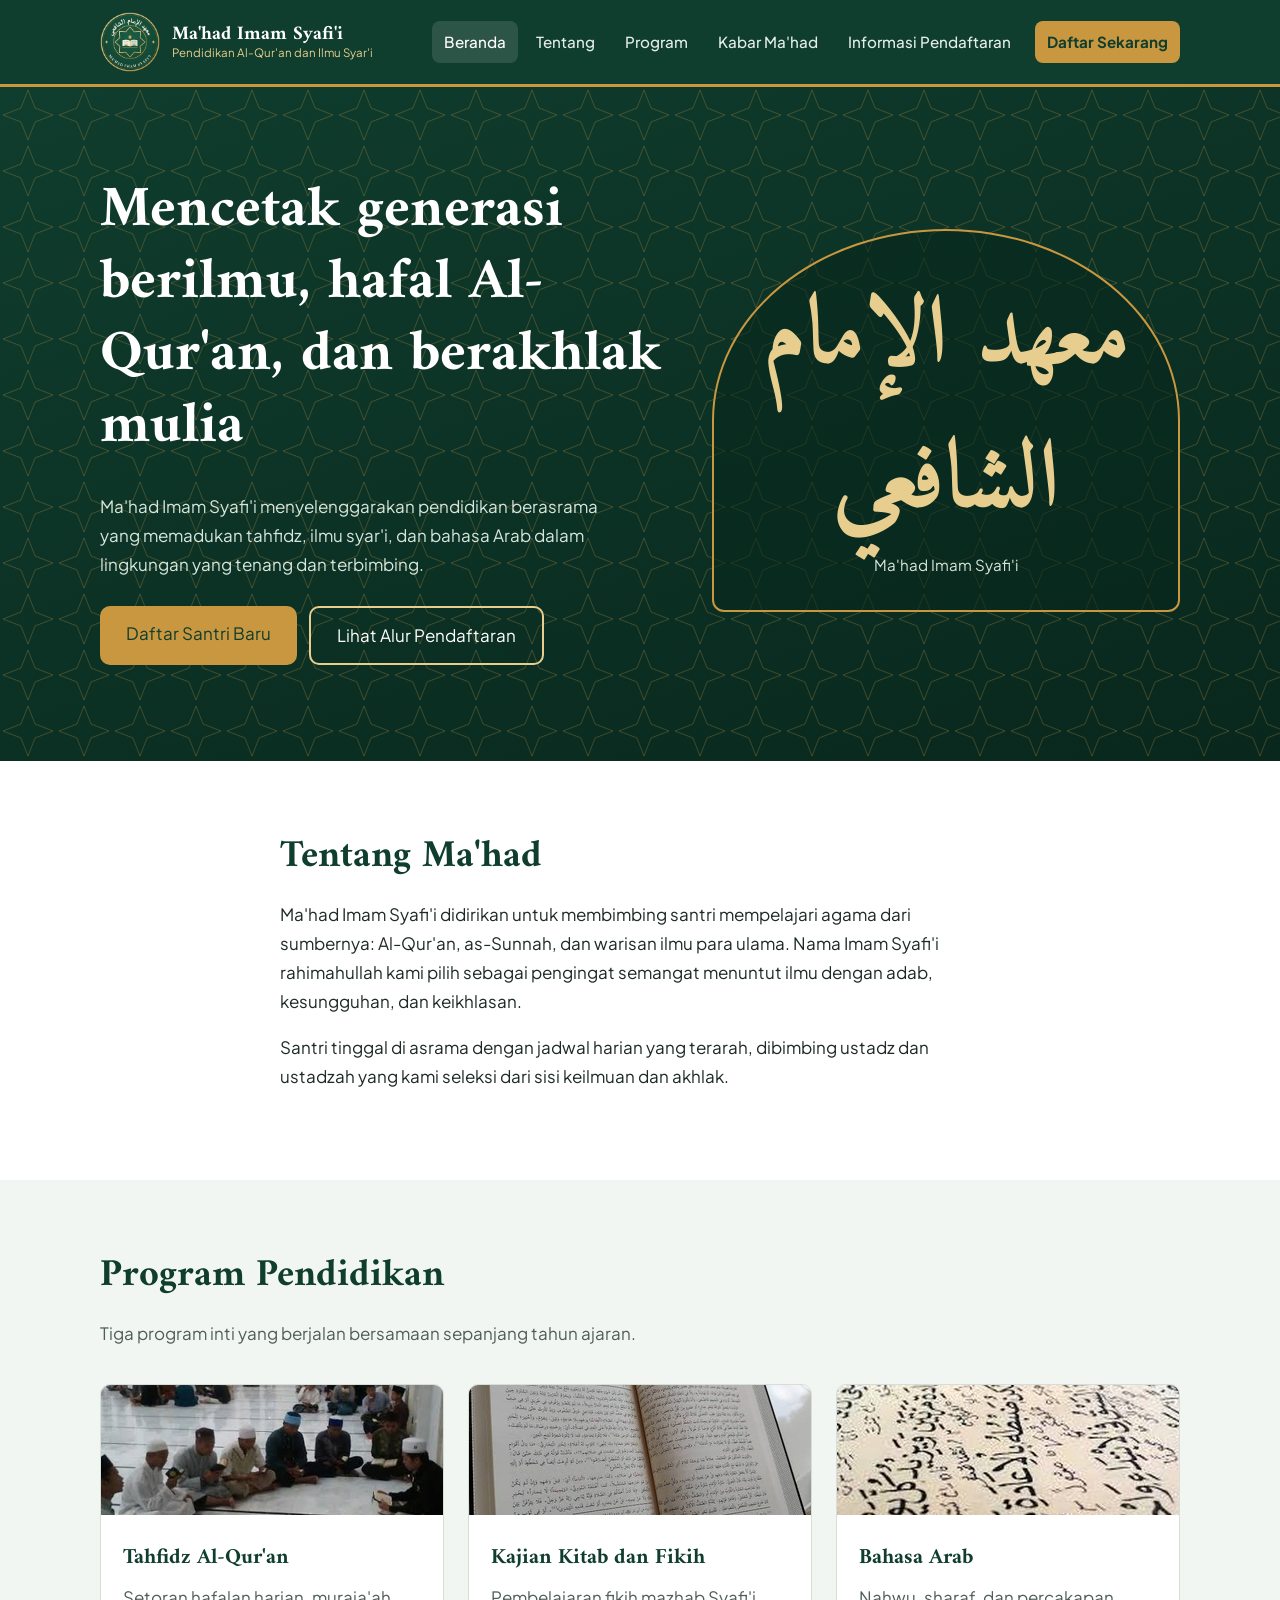
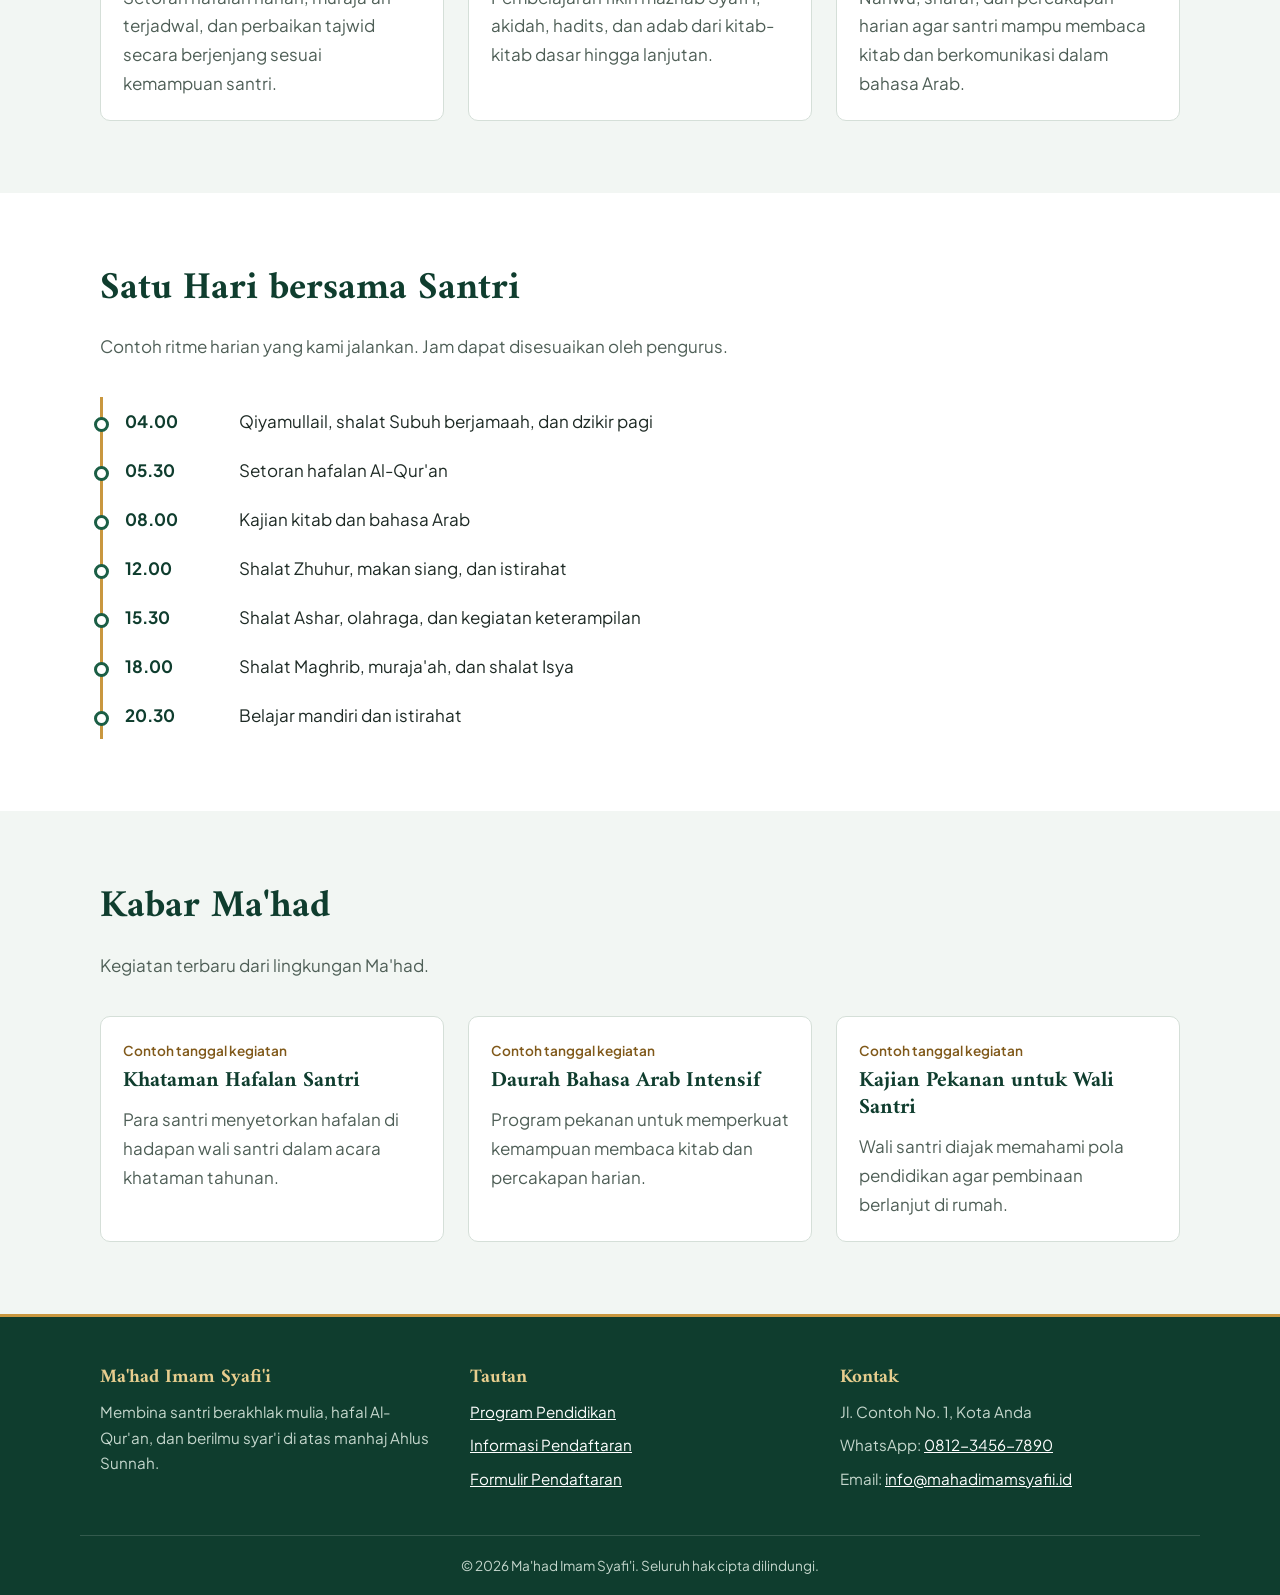
<file: index.html>
<!DOCTYPE html>
<html lang="id">
<head>
<meta charset="UTF-8">
<meta name="viewport" content="width=device-width, initial-scale=1.0">
<title>Beranda | Ma'had Imam Syafi'i</title>
<meta name="description" content="Ma'had Imam Syafi'i: pendidikan tahfidz Al-Qur'an, kajian fikih mazhab Syafi'i, dan bahasa Arab. Pendaftaran santri baru dibuka.">
<meta name="theme-color" content="#0F3D2E">
<link rel="preconnect" href="https://fonts.googleapis.com"><link rel="preconnect" href="https://fonts.gstatic.com" crossorigin>
<link href="https://fonts.googleapis.com/css2?family=Amiri:wght@400;700&family=Plus+Jakarta+Sans:wght@400;500;600;700&display=swap" rel="stylesheet">
<link rel="stylesheet" href="style.css">
</head>
<body>
<a class="lewati" href="#utama">Langsung ke konten</a>
<header>
<nav class="navbar" aria-label="Navigasi utama">
<a class="logo" href="index.html">
    <!-- <b lang="ar" aria-hidden="true">ش</b> -->
    <img src="logo-hijau-teks.png" alt="Logo Ma'had Imam Syafi'i" width="60" height="60">
    <span>Ma'had Imam Syafi'i<small>Pendidikan Al-Qur'an dan Ilmu Syar'i</small></span></a>
<button class="menu-btn" aria-expanded="false" aria-controls="menu">Menu</button>
<ul class="nav-links" id="menu">
<li><a href="index.html" aria-current="page">Beranda</a></li>
<li><a href="index.html#tentang">Tentang</a></li>
<li><a href="index.html#program">Program</a></li>
<li><a href="index.html#berita">Kabar Ma'had</a></li>
<li><a href="informasi.html">Informasi Pendaftaran</a></li>
<li><a href="pendaftaran.html" class="tombol">Daftar Sekarang</a></li>
</ul>
</nav>
</header>
<main id="utama">
<section class="hero">
<div class="wadah">
<div>
<h1>Mencetak generasi berilmu, hafal Al-Qur'an, dan berakhlak mulia</h1>
<p>Ma'had Imam Syafi'i menyelenggarakan pendidikan berasrama yang memadukan tahfidz, ilmu syar'i, dan bahasa Arab dalam lingkungan yang tenang dan terbimbing.</p>
<div class="aksi"><a class="tombol" href="pendaftaran.html">Daftar Santri Baru</a><a class="tombol garis" href="informasi.html">Lihat Alur Pendaftaran</a></div>
</div>
<div class="kaligrafi" lang="ar" dir="rtl">معهد الإمام الشافعي<small lang="id" dir="ltr">Ma'had Imam Syafi'i</small></div>
</div>
</section>

<section class="bagian putih" id="tentang">
<div class="wadah sempit">
<h2>Tentang Ma'had</h2>
<p>Ma'had Imam Syafi'i didirikan untuk membimbing santri mempelajari agama dari sumbernya: Al-Qur'an, as-Sunnah, dan warisan ilmu para ulama. Nama Imam Syafi'i rahimahullah kami pilih sebagai pengingat semangat menuntut ilmu dengan adab, kesungguhan, dan keikhlasan.</p>
<p>Santri tinggal di asrama dengan jadwal harian yang terarah, dibimbing ustadz dan ustadzah yang kami seleksi dari sisi keilmuan dan akhlak.</p>
</div>
</section>

<section class="bagian" id="program">
<div class="wadah">
<div class="judul"><h2>Program Pendidikan</h2><p>Tiga program inti yang berjalan bersamaan sepanjang tahun ajaran.</p></div>
<div class="grid">
<article class="kartu">
    <!-- <div class="kepala" lang="ar" aria-hidden="true">ق</div> -->
     <img src="halaqoh.jpg" alt="">
    <div class="isi"><h3>Tahfidz Al-Qur'an</h3><p>Setoran hafalan harian, muraja'ah terjadwal, dan perbaikan tajwid secara berjenjang sesuai kemampuan santri.</p></div></article>
<article class="kartu">
    <!-- <div class="kepala" lang="ar" aria-hidden="true">ف</div> -->
     <img src="kitab.jpg" alt="">
    <div class="isi"><h3>Kajian Kitab dan Fikih</h3><p>Pembelajaran fikih mazhab Syafi'i, akidah, hadits, dan adab dari kitab-kitab dasar hingga lanjutan.</p></div></article>
<article class="kartu">
    <!-- <div class="kepala" lang="ar" aria-hidden="true">ع</div> -->
     <img src="arab.jpg" alt="">
    <div class="isi"><h3>Bahasa Arab</h3><p>Nahwu, sharaf, dan percakapan harian agar santri mampu membaca kitab dan berkomunikasi dalam bahasa Arab.</p></div></article>
</div>
</div>
</section>

<section class="bagian putih" id="jadwal">
<div class="wadah">
<div class="judul"><h2>Satu Hari bersama Santri</h2><p>Contoh ritme harian yang kami jalankan. Jam dapat disesuaikan oleh pengurus.</p></div>
<ol class="jadwal">
<li><time>04.00</time>Qiyamullail, shalat Subuh berjamaah, dan dzikir pagi</li>
<li><time>05.30</time>Setoran hafalan Al-Qur'an</li>
<li><time>08.00</time>Kajian kitab dan bahasa Arab</li>
<li><time>12.00</time>Shalat Zhuhur, makan siang, dan istirahat</li>
<li><time>15.30</time>Shalat Ashar, olahraga, dan kegiatan keterampilan</li>
<li><time>18.00</time>Shalat Maghrib, muraja'ah, dan shalat Isya</li>
<li><time>20.30</time>Belajar mandiri dan istirahat</li>
</ol>
</div>
</section>

<section class="bagian" id="berita">
<div class="wadah">
<div class="judul"><h2>Kabar Ma'had</h2><p>Kegiatan terbaru dari lingkungan Ma'had.</p></div>
<div class="grid">
<article class="kartu"><div class="isi"><span class="tgl">Contoh tanggal kegiatan</span><h3>Khataman Hafalan Santri</h3><p>Para santri menyetorkan hafalan di hadapan wali santri dalam acara khataman tahunan.</p></div></article>
<article class="kartu"><div class="isi"><span class="tgl">Contoh tanggal kegiatan</span><h3>Daurah Bahasa Arab Intensif</h3><p>Program pekanan untuk memperkuat kemampuan membaca kitab dan percakapan harian.</p></div></article>
<article class="kartu"><div class="isi"><span class="tgl">Contoh tanggal kegiatan</span><h3>Kajian Pekanan untuk Wali Santri</h3><p>Wali santri diajak memahami pola pendidikan agar pembinaan berlanjut di rumah.</p></div></article>
</div>
</div>
</section>
</main>
<footer>
<div class="wadah kolom">
<div><h3>Ma'had Imam Syafi'i</h3><p>Membina santri berakhlak mulia, hafal Al-Qur'an, dan berilmu syar'i di atas manhaj Ahlus Sunnah.</p></div>
<div><h3>Tautan</h3><p><a href="index.html#program">Program Pendidikan</a></p><p><a href="informasi.html">Informasi Pendaftaran</a></p><p><a href="pendaftaran.html">Formulir Pendaftaran</a></p></div>
<div><h3>Kontak</h3><p>Jl. Contoh No. 1, Kota Anda</p><p>WhatsApp: <a href="https://wa.me/6281234567890">0812-3456-7890</a></p><p>Email: <a href="mailto:info@mahadimamsyafii.id">info@mahadimamsyafii.id</a></p></div>
</div>
<div class="wadah hak">&copy; 2026 Ma'had Imam Syafi'i. Seluruh hak cipta dilindungi.</div>
</footer>
<script src="script.js"></script>
</body>
</html>
</file>
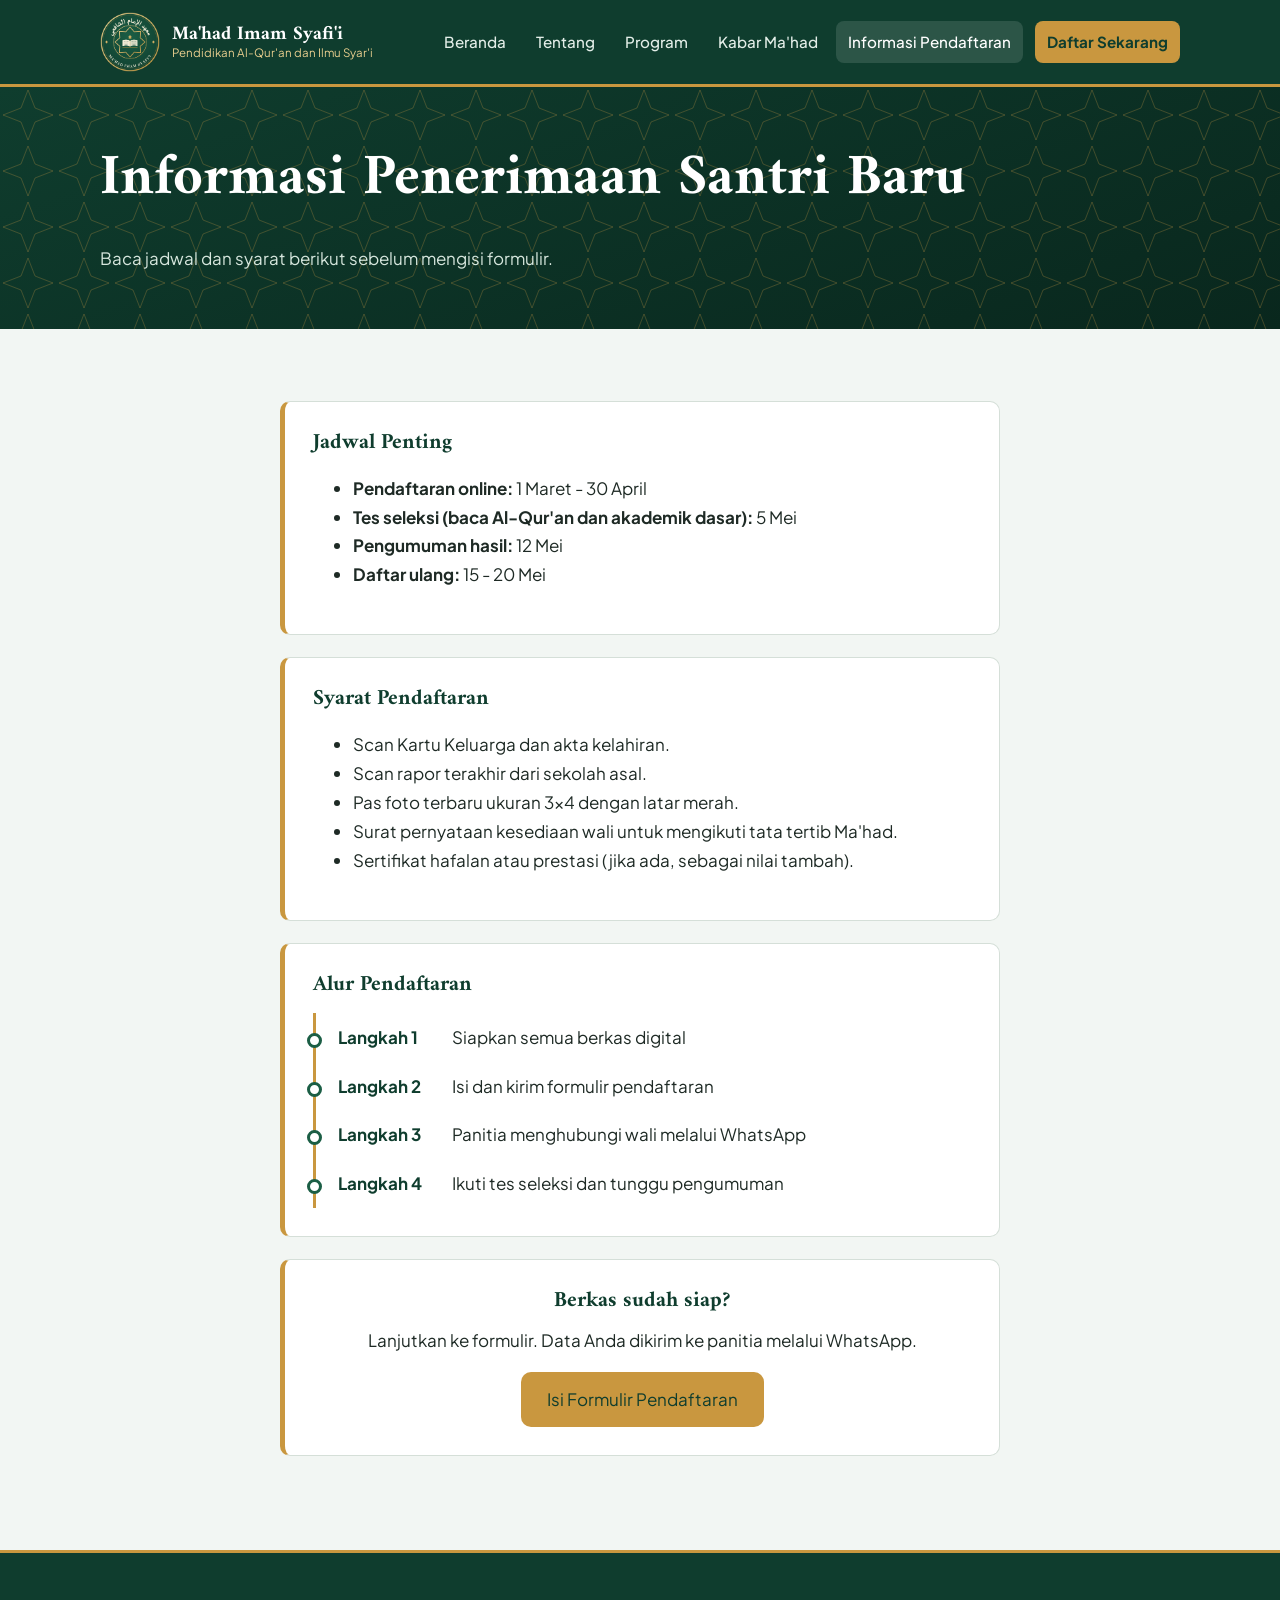
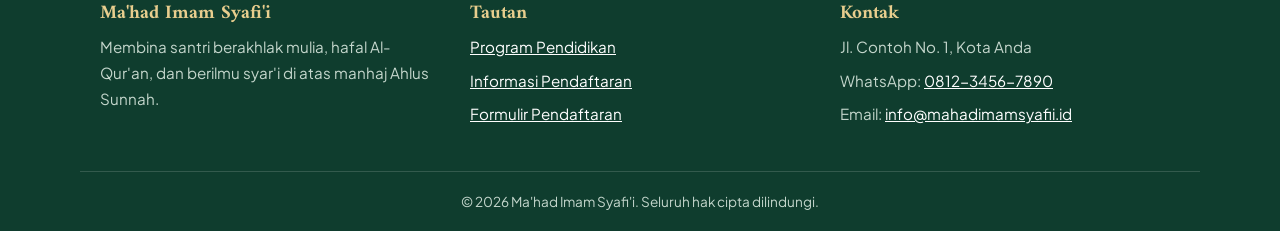
<file: informasi.html>
<!DOCTYPE html>
<html lang="id">
<head>
<meta charset="UTF-8">
<meta name="viewport" content="width=device-width, initial-scale=1.0">
<title>Informasi Pendaftaran | Ma'had Imam Syafi'i</title>
<meta name="description" content="Jadwal, syarat, dan alur pendaftaran santri baru Ma'had Imam Syafi'i.">
<meta name="theme-color" content="#0F3D2E">
<link rel="preconnect" href="https://fonts.googleapis.com"><link rel="preconnect" href="https://fonts.gstatic.com" crossorigin>
<link href="https://fonts.googleapis.com/css2?family=Amiri:wght@400;700&family=Plus+Jakarta+Sans:wght@400;500;600;700&display=swap" rel="stylesheet">
<link rel="stylesheet" href="style.css">
</head>
<body>
<a class="lewati" href="#utama">Langsung ke konten</a>
<header>
<nav class="navbar" aria-label="Navigasi utama">
<a class="logo" href="index.html">
    <!-- <b lang="ar" aria-hidden="true">ش</b> -->
     <img src="logo-hijau-teks.png" alt="Logo Ma'had Imam Syafi'i" width="60" height="60">
    <span>Ma'had Imam Syafi'i<small>Pendidikan Al-Qur'an dan Ilmu Syar'i</small></span></a>
<button class="menu-btn" aria-expanded="false" aria-controls="menu">Menu</button>
<ul class="nav-links" id="menu">
<li><a href="index.html">Beranda</a></li>
<li><a href="index.html#tentang">Tentang</a></li>
<li><a href="index.html#program">Program</a></li>
<li><a href="index.html#berita">Kabar Ma'had</a></li>
<li><a href="informasi.html" aria-current="page">Informasi Pendaftaran</a></li>
<li><a href="pendaftaran.html" class="tombol">Daftar Sekarang</a></li>
</ul>
</nav>
</header>
<main id="utama">
<section class="hero kecil"><div class="wadah"><h1>Informasi Penerimaan Santri Baru</h1><p>Baca jadwal dan syarat berikut sebelum mengisi formulir.</p></div></section>
<section class="bagian"><div class="wadah sempit">
<div class="kotak"><h3>Jadwal Penting</h3>
<ul class="poin">
<li><strong>Pendaftaran online:</strong> 1 Maret - 30 April</li>
<li><strong>Tes seleksi (baca Al-Qur'an dan akademik dasar):</strong> 5 Mei</li>
<li><strong>Pengumuman hasil:</strong> 12 Mei</li>
<li><strong>Daftar ulang:</strong> 15 - 20 Mei</li>
</ul></div>
<div class="kotak"><h3>Syarat Pendaftaran</h3>
<ul class="poin">
<li>Scan Kartu Keluarga dan akta kelahiran.</li>
<li>Scan rapor terakhir dari sekolah asal.</li>
<li>Pas foto terbaru ukuran 3x4 dengan latar merah.</li>
<li>Surat pernyataan kesediaan wali untuk mengikuti tata tertib Ma'had.</li>
<li>Sertifikat hafalan atau prestasi (jika ada, sebagai nilai tambah).</li>
</ul></div>
<div class="kotak"><h3>Alur Pendaftaran</h3>
<ol class="jadwal" style="margin-top:14px">
<li><time>Langkah 1</time>Siapkan semua berkas digital</li>
<li><time>Langkah 2</time>Isi dan kirim formulir pendaftaran</li>
<li><time>Langkah 3</time>Panitia menghubungi wali melalui WhatsApp</li>
<li><time>Langkah 4</time>Ikuti tes seleksi dan tunggu pengumuman</li>
</ol></div>
<div class="kotak" style="text-align:center"><h3>Berkas sudah siap?</h3><p>Lanjutkan ke formulir. Data Anda dikirim ke panitia melalui WhatsApp.</p><a class="tombol" href="pendaftaran.html">Isi Formulir Pendaftaran</a></div>
</div></section>
</main>
<footer>
<div class="wadah kolom">
<div><h3>Ma'had Imam Syafi'i</h3><p>Membina santri berakhlak mulia, hafal Al-Qur'an, dan berilmu syar'i di atas manhaj Ahlus Sunnah.</p></div>
<div><h3>Tautan</h3><p><a href="index.html#program">Program Pendidikan</a></p><p><a href="informasi.html">Informasi Pendaftaran</a></p><p><a href="pendaftaran.html">Formulir Pendaftaran</a></p></div>
<div><h3>Kontak</h3><p>Jl. Contoh No. 1, Kota Anda</p><p>WhatsApp: <a href="https://wa.me/6281234567890">0812-3456-7890</a></p><p>Email: <a href="mailto:info@mahadimamsyafii.id">info@mahadimamsyafii.id</a></p></div>
</div>
<div class="wadah hak">&copy; 2026 Ma'had Imam Syafi'i. Seluruh hak cipta dilindungi.</div>
</footer>
<script src="script.js"></script>
</body>
</html>
</file>
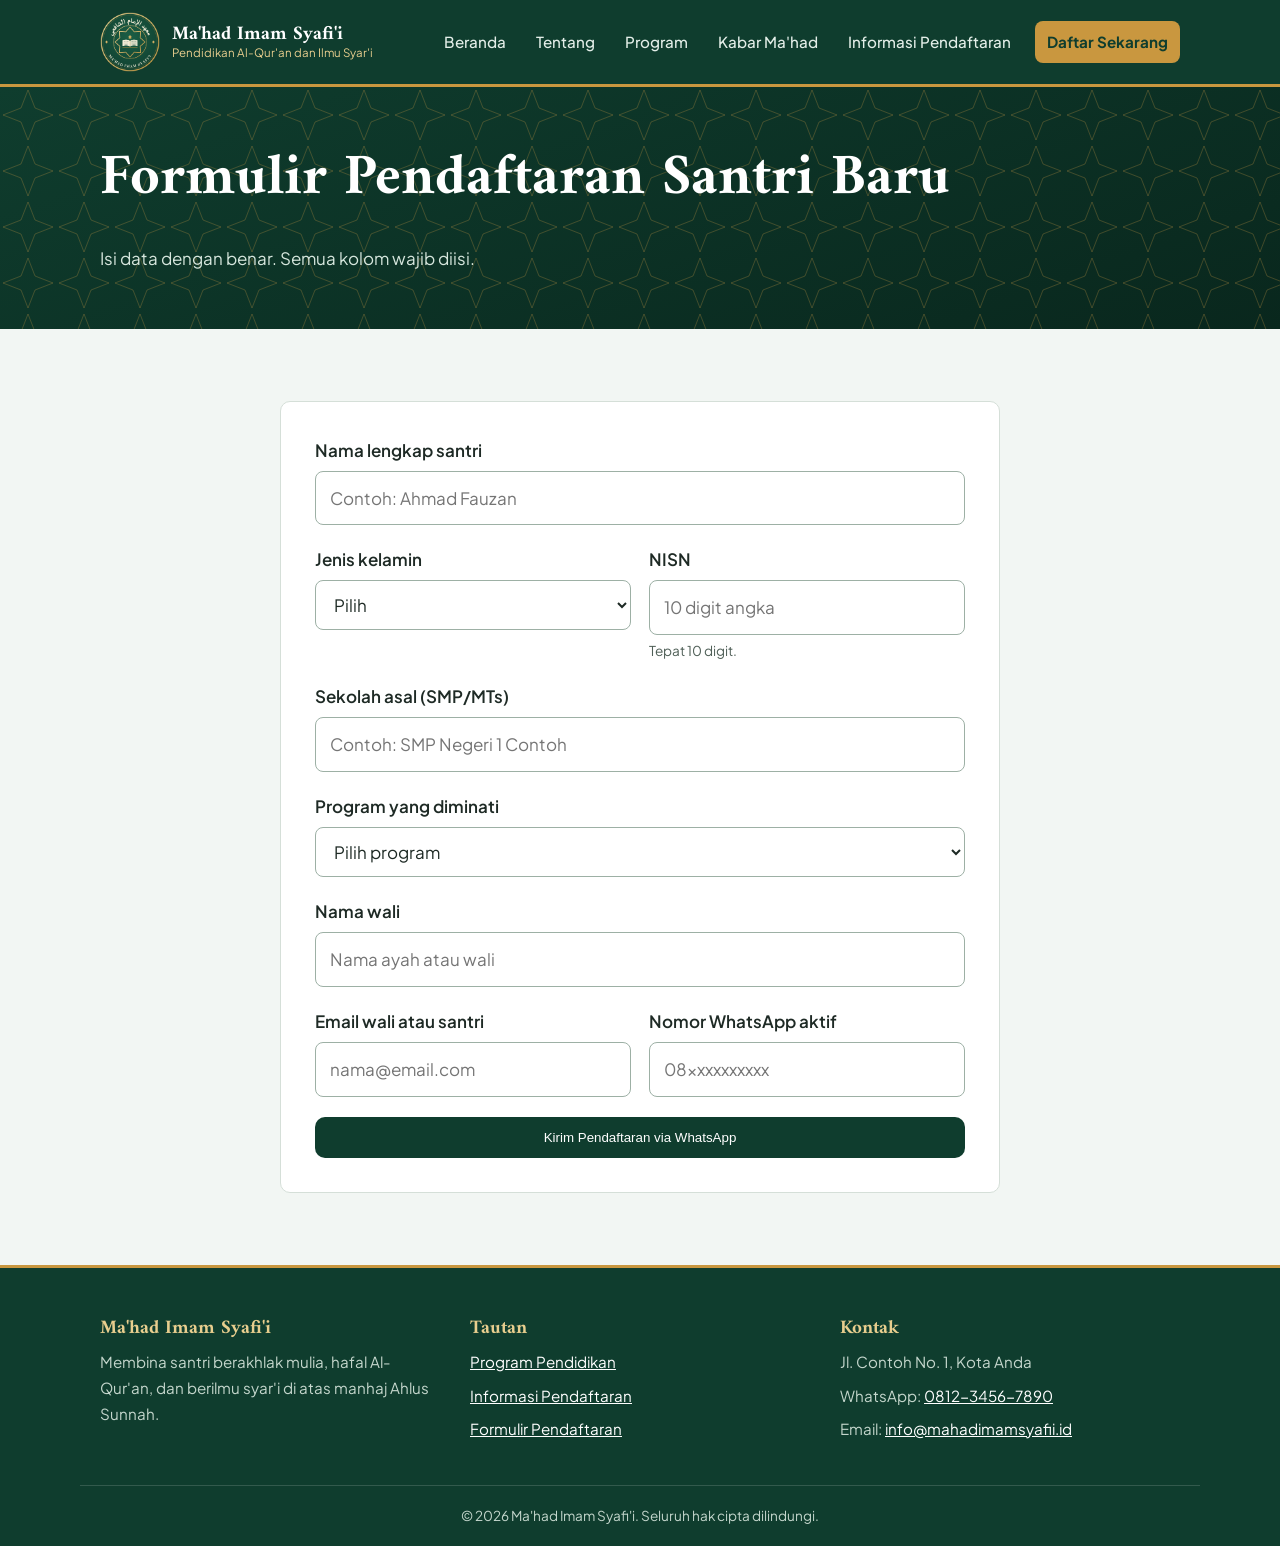
<file: pendaftaran.html>
<!DOCTYPE html>
<html lang="id">
<head>
<meta charset="UTF-8">
<meta name="viewport" content="width=device-width, initial-scale=1.0">
<title>Formulir Pendaftaran | Ma'had Imam Syafi'i</title>
<meta name="description" content="Formulir pendaftaran santri baru Ma'had Imam Syafi'i.">
<meta name="theme-color" content="#0F3D2E">
<link rel="preconnect" href="https://fonts.googleapis.com"><link rel="preconnect" href="https://fonts.gstatic.com" crossorigin>
<link href="https://fonts.googleapis.com/css2?family=Amiri:wght@400;700&family=Plus+Jakarta+Sans:wght@400;500;600;700&display=swap" rel="stylesheet">
<link rel="stylesheet" href="style.css">
</head>
<body>
<a class="lewati" href="#utama">Langsung ke konten</a>
<header>
<nav class="navbar" aria-label="Navigasi utama">
<a class="logo" href="index.html">
    <!-- <b lang="ar" aria-hidden="true">ش</b> -->
     <img src="logo-hijau-teks.png" alt="Logo Ma'had Imam Syafi'i" width="60" height="60">
    <span>Ma'had Imam Syafi'i<small>Pendidikan Al-Qur'an dan Ilmu Syar'i</small></span></a>
<button class="menu-btn" aria-expanded="false" aria-controls="menu">Menu</button>
<ul class="nav-links" id="menu">
<li><a href="index.html">Beranda</a></li>
<li><a href="index.html#tentang">Tentang</a></li>
<li><a href="index.html#program">Program</a></li>
<li><a href="index.html#berita">Kabar Ma'had</a></li>
<li><a href="informasi.html">Informasi Pendaftaran</a></li>
<li><a href="pendaftaran.html" class="tombol" aria-current="page">Daftar Sekarang</a></li>
</ul>
</nav>
</header>
<main id="utama">
<section class="hero kecil"><div class="wadah"><h1>Formulir Pendaftaran Santri Baru</h1><p>Isi data dengan benar. Semua kolom wajib diisi.</p></div></section>
<section class="bagian"><div class="wadah sempit">
<div class="sukses" id="sukses" role="status"><h3>Pendaftaran siap dikirim</h3><p>Aplikasi WhatsApp terbuka dengan data Anda. Tekan kirim di sana agar panitia menerima pendaftaran. Jika tidak terbuka, izinkan pop-up lalu isi ulang formulir.</p></div>
<form id="form-daftar" novalidate>
<div class="grup"><label for="nama">Nama lengkap santri</label><input class="isian" id="nama" name="nama" type="text" autocomplete="name" placeholder="Contoh: Ahmad Fauzan" required></div>
<div class="baris">
<div class="grup"><label for="jk">Jenis kelamin</label><select class="isian" id="jk" name="jk" required><option value="">Pilih</option><option>Laki-laki</option><option>Perempuan</option></select></div>
<div class="grup"><label for="nisn">NISN</label><input class="isian" id="nisn" name="nisn" type="text" inputmode="numeric" pattern="[0-9]{10}" maxlength="10" placeholder="10 digit angka" required><small>Tepat 10 digit.</small></div>
</div>
<div class="grup"><label for="sekolah">Sekolah asal (SMP/MTs)</label><input class="isian" id="sekolah" name="sekolah" type="text" placeholder="Contoh: SMP Negeri 1 Contoh" required></div>
<div class="grup"><label for="program">Program yang diminati</label><select class="isian" id="program" name="program" required><option value="">Pilih program</option><option>Tahfidz Al-Qur'an</option><option>Kajian Kitab dan Fikih</option><option>Bahasa Arab</option></select></div>
<div class="grup"><label for="wali">Nama wali</label><input class="isian" id="wali" name="wali" type="text" placeholder="Nama ayah atau wali" required></div>
<div class="baris">
<div class="grup"><label for="email">Email wali atau santri</label><input class="isian" id="email" name="email" type="email" autocomplete="email" placeholder="nama@email.com" required></div>
<div class="grup"><label for="hp">Nomor WhatsApp aktif</label><input class="isian" id="hp" name="hp" type="tel" autocomplete="tel" pattern="0[0-9]{9,13}" placeholder="08xxxxxxxxxx" required></div>
</div>
<button class="kirim" type="submit">Kirim Pendaftaran via WhatsApp</button>
</form>
</div></section>
</main>
<footer>
<div class="wadah kolom">
<div><h3>Ma'had Imam Syafi'i</h3><p>Membina santri berakhlak mulia, hafal Al-Qur'an, dan berilmu syar'i di atas manhaj Ahlus Sunnah.</p></div>
<div><h3>Tautan</h3><p><a href="index.html#program">Program Pendidikan</a></p><p><a href="informasi.html">Informasi Pendaftaran</a></p><p><a href="pendaftaran.html">Formulir Pendaftaran</a></p></div>
<div><h3>Kontak</h3><p>Jl. Contoh No. 1, Kota Anda</p><p>WhatsApp: <a href="https://wa.me/6281234567890">0812-3456-7890</a></p><p>Email: <a href="mailto:info@mahadimamsyafii.id">info@mahadimamsyafii.id</a></p></div>
</div>
<div class="wadah hak">&copy; 2026 Ma'had Imam Syafi'i. Seluruh hak cipta dilindungi.</div>
</footer>
<script src="script.js"></script>
</body>
</html>
</file>
<file: style.css>
/* Ma'had Imam Syafi'i - gaya bersama */
:root{--hijau:#0F3D2E;--hijau2:#1B5E45;--emas:#C9973F;--emas-tua:#80591A;--emas-muda:#E8CE8E;--dasar:#F2F6F3;--teks:#1E2A25;--redup:#4F5F57;--putih:#fff;--garis:#D5DFD8;--r:10px;
--pola:url("data:image/svg+xml,%3Csvg xmlns='http://www.w3.org/2000/svg' width='56' height='56'%3E%3Cpath d='M28 3l7 18 18 7-18 7-7 18-7-18L3 28l18-7z' fill='none' stroke='%23C9973F' stroke-opacity='.28'/%3E%3C/svg%3E")}
*,*::before,*::after{box-sizing:border-box}
html{scroll-behavior:smooth;scroll-padding-top:80px}
body{margin:0;font:17px/1.7 "Plus Jakarta Sans","Segoe UI",system-ui,sans-serif;color:var(--teks);background:var(--dasar)}
h1,h2,h3{font-family:Amiri,"Times New Roman",serif;line-height:1.25;margin:0 0 .5em;color:var(--hijau)}
h2{font-size:clamp(1.8rem,4vw,2.4rem)}h3{font-size:1.35rem}
p{margin:0 0 1em}a{color:var(--hijau2)}
:focus-visible{outline:3px solid var(--emas);outline-offset:2px}
.lewati{position:absolute;left:-999px;background:var(--emas);color:var(--hijau);padding:10px 16px;z-index:2000}.lewati:focus{left:10px;top:10px}
.wadah{max-width:1120px;margin:0 auto;padding:0 20px}
.bagian{padding:72px 0}.bagian.putih{background:var(--putih)}
.judul{max-width:640px;margin-bottom:36px}.judul p{color:var(--redup)}
.tengah{text-align:center;margin-inline:auto}
/* Header */
header{background:var(--hijau);position:sticky;top:0;z-index:1000;border-bottom:3px solid var(--emas)}
.navbar{display:flex;justify-content:space-between;align-items:center;max-width:1120px;margin:0 auto;padding:12px 20px}
.logo{display:flex;align-items:center;gap:12px;text-decoration:none;color:var(--putih)}
.logo b{display:grid;place-items:center;width:42px;height:42px;border:2px solid var(--emas);border-radius:50%;font:700 1.5rem Amiri,serif;color:var(--emas-muda)}
.logo span{font:700 1.2rem/1.1 Amiri,serif}.logo small{display:block;font:400 .72rem "Plus Jakarta Sans",sans-serif;color:var(--emas-muda)}
.nav-links{list-style:none;display:flex;gap:6px;align-items:center;margin:0;padding:0}
.nav-links a{display:block;padding:8px 12px;border-radius:8px;color:#E3EEE8;text-decoration:none;font-size:.95rem;font-weight:500}
.nav-links a:hover,.nav-links a[aria-current=page]{color:var(--putih);background:rgba(255,255,255,.12)}
.nav-links a.tombol{background:var(--emas);color:var(--hijau);font-weight:700;margin-left:6px}
.nav-links a.tombol:hover{background:var(--emas-muda)}
.menu-btn{display:none;background:none;border:1px solid var(--emas);color:var(--putih);border-radius:8px;padding:8px 12px;font:inherit;cursor:pointer}
/* Tombol */
.tombol,.kirim{display:inline-block;background:var(--emas);color:var(--hijau);padding:13px 26px;border-radius:var(--r);font:700 1rem inherit;border:0;text-decoration:none;cursor:pointer;transition:background .2s}
.tombol:hover,.kirim:hover{background:var(--emas-muda)}
.tombol.garis{background:transparent;color:var(--putih);border:2px solid var(--emas-muda)}.tombol.garis:hover{background:rgba(255,255,255,.12)}
.kirim{width:100%;background:var(--hijau);color:var(--putih)}.kirim:hover{background:var(--hijau2)}
/* Hero */
.hero{background:linear-gradient(160deg,var(--hijau),#09271D);position:relative;color:var(--putih);padding:88px 0 96px;overflow:hidden}
.hero::before{content:"";position:absolute;inset:0;background:var(--pola)}
.hero .wadah{position:relative;display:grid;gap:40px;grid-template-columns:1.1fr .9fr;align-items:center}
.hero h1{color:var(--putih);font-size:clamp(2.2rem,5.5vw,3.6rem)}
.hero p{color:#D6E6DD;max-width:520px}
.aksi{display:flex;flex-wrap:wrap;gap:12px;margin-top:28px}
.kaligrafi{font:700 clamp(3.2rem,9vw,6rem)/1.5 Amiri,serif;color:var(--emas-muda);text-align:center;border:2px solid var(--emas);border-radius:50% 50% 12px 12px;padding:36px 16px;background:rgba(9,39,29,.55)}
.kaligrafi small{display:block;font:400 .95rem "Plus Jakarta Sans",sans-serif;color:#D6E6DD}
.hero.kecil{padding:56px 0}.hero.kecil .wadah{display:block}.hero.kecil p{margin:0}
/* Kartu */
.grid{display:grid;grid-template-columns:repeat(auto-fit,minmax(270px,1fr));gap:24px}
.kartu{background:var(--putih);border:1px solid var(--garis);border-radius:var(--r);overflow:hidden}
.kartu .kepala{display:grid;place-items:center;height:130px;background:var(--hijau) var(--pola);font:700 3.6rem Amiri,serif;color:var(--emas-muda)}
.kartu .isi{padding:22px}.kartu p{color:var(--redup);margin:0}
.kartu .tgl{display:block;font-size:.85rem;color:var(--emas-tua);font-weight:600;margin-bottom:6px}
/* Jadwal */
.jadwal{list-style:none;margin:0;padding:0;border-left:3px solid var(--emas);max-width:640px}
.jadwal li{display:flex;gap:18px;padding:10px 0 10px 22px;position:relative}
.jadwal li::before{content:"";position:absolute;left:-9px;top:20px;width:15px;height:15px;border-radius:50%;background:var(--putih);border:3px solid var(--hijau2)}
.jadwal time{min-width:96px;font-weight:700;color:var(--hijau)}
/* Info & daftar */
.kotak{background:var(--putih);border:1px solid var(--garis);border-left:5px solid var(--emas);border-radius:var(--r);padding:28px;margin-bottom:22px}
.centang{list-style:none;margin:16px 0 0;padding:0}
.centang li{position:relative;padding-left:32px;margin-bottom:12px}
.centang li::before{content:"✓";position:absolute;left:0;top:3px;width:22px;height:22px;border-radius:50%;background:var(--hijau);color:var(--emas-muda);text-align:center;font-size:.8rem;line-height:22px;font-weight:700}
.sempit{max-width:760px;margin:0 auto}
form{background:var(--putih);border:1px solid var(--garis);border-radius:var(--r);padding:34px}
.baris{display:grid;grid-template-columns:1fr 1fr;gap:0 18px}
.grup{margin-bottom:20px}.grup label{display:block;font-weight:600;margin-bottom:6px}
.grup small{display:block;color:var(--redup);font-size:.85rem;margin-top:4px}
.isian{width:100%;padding:12px 14px;border:1.5px solid #9DB0A5;border-radius:8px;font:inherit;background:var(--putih);color:var(--teks)}
.isian:focus{outline:none;border-color:var(--hijau2);box-shadow:0 0 0 3px rgba(27,94,69,.2)}
.isian:user-invalid{border-color:#B3261E}
.sukses{display:none;background:#E5F2EA;border:1px solid var(--hijau2);border-radius:var(--r);padding:22px;margin-bottom:22px}
.sukses.tampil{display:block}.sukses h3{margin-bottom:6px}
/* Footer */
footer{background:var(--hijau);color:#C4D6CC;border-top:3px solid var(--emas);padding:48px 0 0;font-size:.95rem}
.kolom{display:grid;grid-template-columns:repeat(auto-fit,minmax(220px,1fr));gap:30px}
footer h3{color:var(--emas-muda);font-size:1.2rem}footer a{color:#fff}footer p{margin:0 0 .5em}
.hak{margin-top:36px;padding:18px 0;border-top:1px solid rgba(255,255,255,.15);text-align:center;font-size:.85rem}
/* Responsif */
@media(max-width:860px){
.menu-btn{display:block}
.nav-links{display:none;position:absolute;top:100%;left:0;right:0;flex-direction:column;align-items:stretch;background:var(--hijau);padding:10px 20px 18px;border-bottom:3px solid var(--emas)}
.nav-links.buka{display:flex}.nav-links a.tombol{margin:6px 0 0;text-align:center}
.hero .wadah{grid-template-columns:1fr}.kaligrafi{order:-1;max-width:340px;margin:0 auto}
.baris{grid-template-columns:1fr}.bagian{padding:52px 0}form{padding:22px}}
@media(prefers-reduced-motion:reduce){*{scroll-behavior:auto!important;transition:none!important}}
</file>
